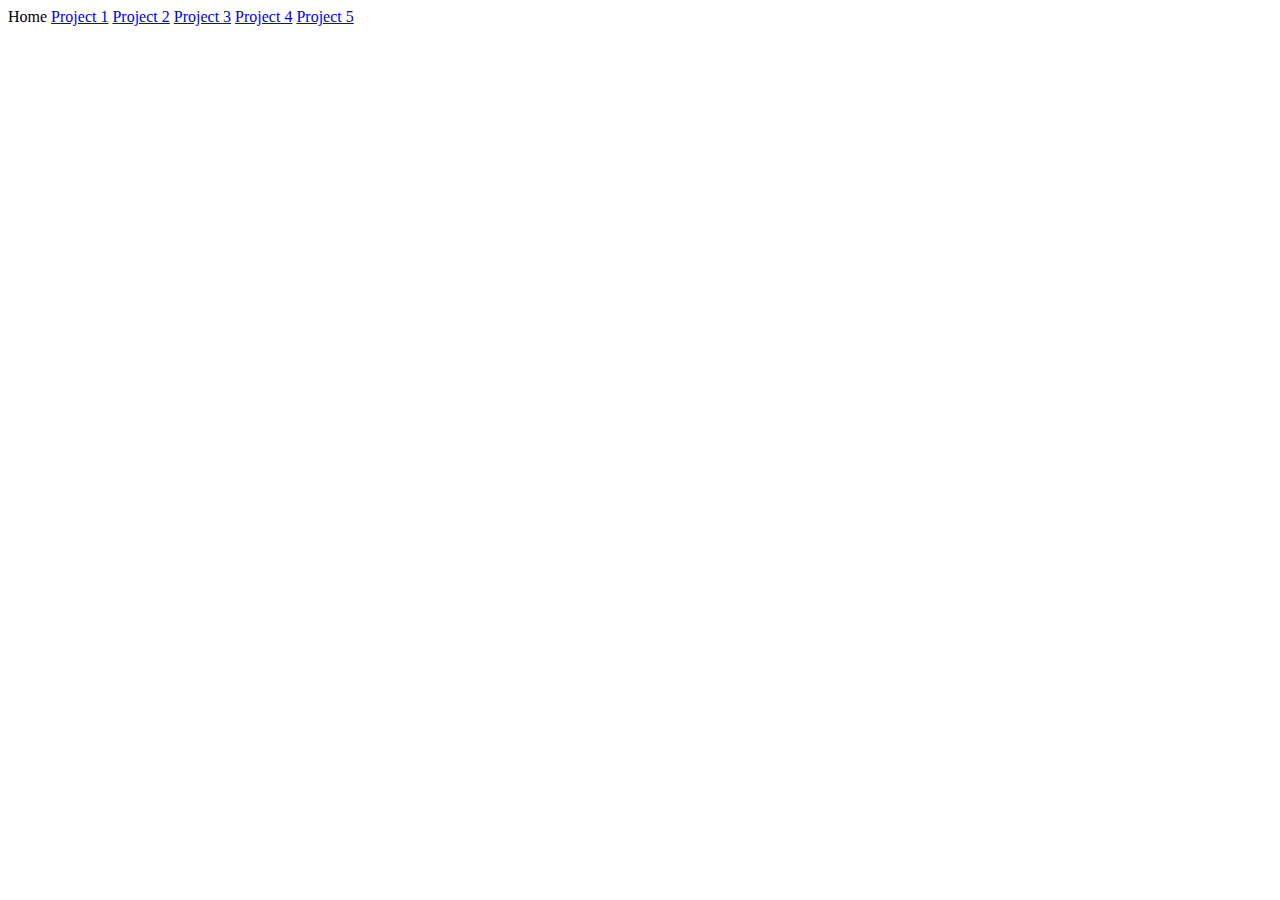
<file: index.html>
<!DOCTYPE html>
<html lang="en">
<head>
  <meta charset="UTF-8">
  <meta http-equiv="X-UA-Compatible" content="IE=edge">
  <meta name="viewport" content="width=device-width, initial-scale=1.0">
  <title>50JSProjects</title>
</head>
<body>
  Home
  <a href="/1.LudoGame/index.html">Project 1</a>
  <a href="/2.BankistApp/index.html">Project 2</a>
  <a href="/">Project 3</a>
  <a href="/">Project 4</a>
  <a href="/">Project 5</a>
</body>
</html>
</file>
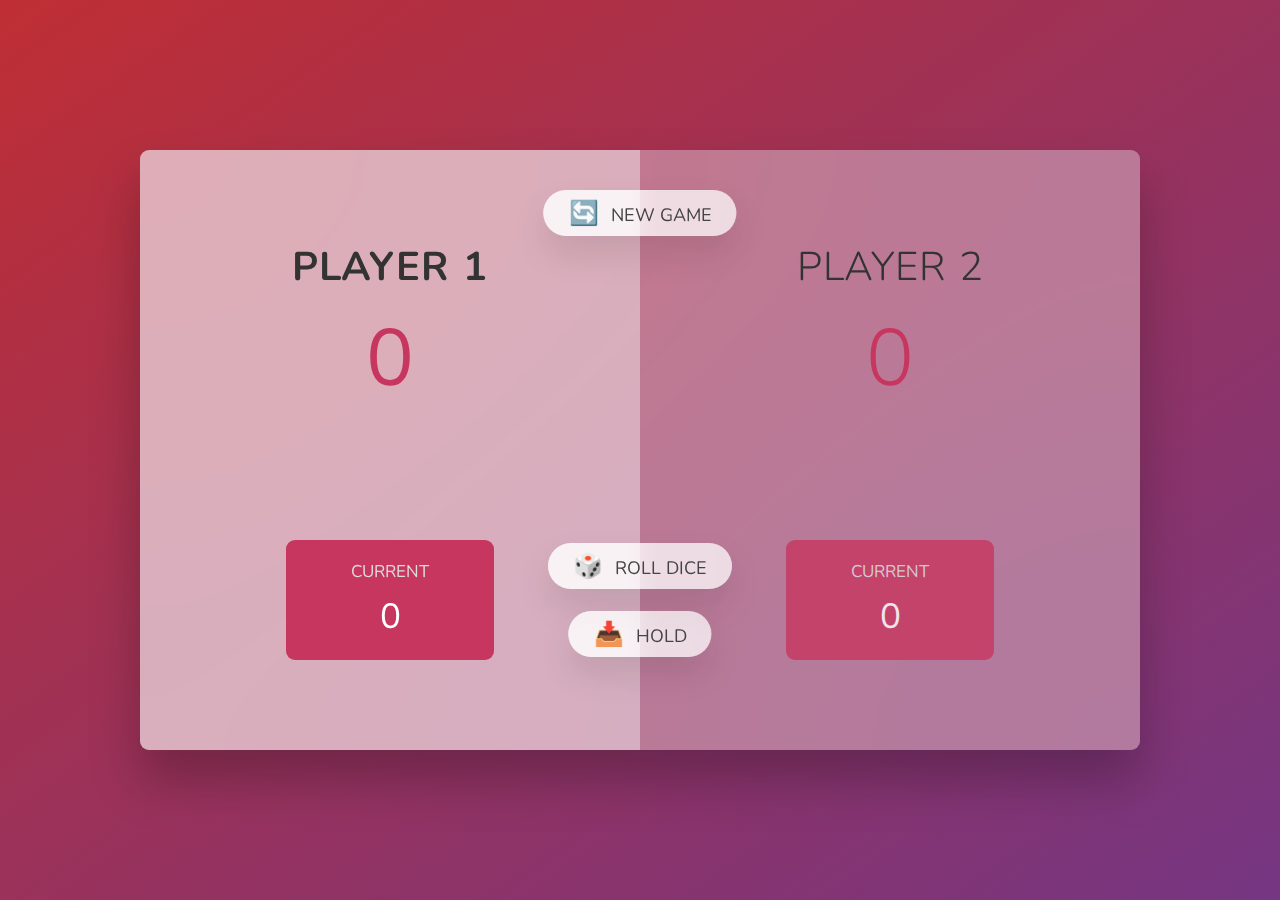
<file: 1.LudoGame/index.html>
<!DOCTYPE html>
<html lang="en">
  <head>
    <meta charset="UTF-8" />
    <meta name="viewport" content="width=device-width, initial-scale=1.0" />
    <meta http-equiv="X-UA-Compatible" content="ie=edge" />
    <link rel="stylesheet" href="style.css" />
    <title>Pig Game</title>
  </head>
  <body>
    <main>
      <section class="player player--0 player--active">
        <h2 class="name" id="name--0">Player 1</h2>
        <p class="score" id="score--0">43</p>
        <div class="current">
          <p class="current-label">Current</p>
          <p class="current-score" id="current--0">0</p>
        </div>
      </section>
      <section class="player player--1">
        <h2 class="name" id="name--1">Player 2</h2>
        <p class="score" id="score--1">24</p>
        <div class="current">
          <p class="current-label">Current</p>
          <p class="current-score" id="current--1">0</p>
        </div>
      </section>

      <img src="./img/dice-5.png" alt="Playing dice" class="dice" />
      <button class="btn btn--new">🔄 New game</button>
      <button class="btn btn--roll">🎲 Roll dice</button>
      <button class="btn btn--hold">📥 Hold</button>
    </main>
    <script src="/1.LudoGame/script.js"></script>
  </body>
</html>
</file>
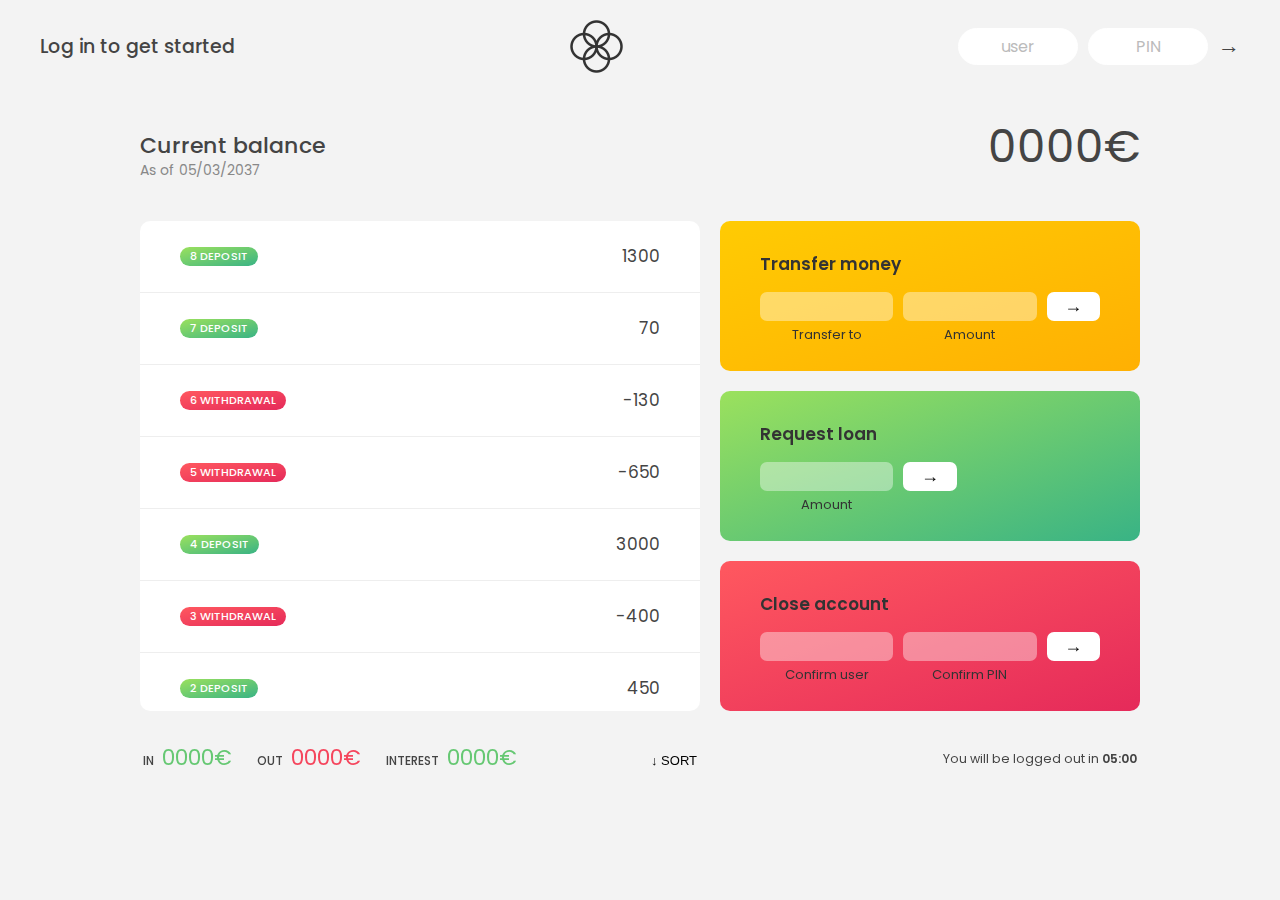
<file: 2.BankistApp/index.html>
<!DOCTYPE html>
<html lang="en">
  <head>
    <meta charset="UTF-8" />
    <meta name="viewport" content="width=device-width, initial-scale=1.0" />
    <meta http-equiv="X-UA-Compatible" content="ie=edge" />
    <link rel="shortcut icon" type="image/png" href="/icon.png" />

    <link
      href="https://fonts.googleapis.com/css?family=Poppins:400,500,600&display=swap"
      rel="stylesheet"
    />

    <link rel="stylesheet" href="style.css" />
    <title>Bankist</title>
  </head>
  <body>
    <!-- TOP NAVIGATION -->
    <nav>
      <p class="welcome">Log in to get started</p>
      <img src="logo.png" alt="Logo" class="logo" />
      <form class="login">
        <input
          type="text"
          placeholder="user"
          class="login__input login__input--user"
        />
        <!-- In practice, use type="password" -->
        <input
          type="text"
          placeholder="PIN"
          maxlength="4"
          class="login__input login__input--pin"
        />
        <button type="button" class="login__btn">&rarr;</button>
      </form>
    </nav>

    <main class="app">
      <!-- BALANCE -->
      <div class="balance">
        <div>
          <p class="balance__label">Current balance</p>
          <p class="balance__date">
            As of <span class="date">05/03/2037</span>
          </p>
        </div>
        <p class="balance__value">0000€</p>
      </div>

      <!-- MOVEMENTS -->
      <div class="movements">
        <div class="movements__row">
          <div class="movements__type movements__type--deposit">2 deposit</div>
          <div class="movements__date">3 days ago</div>
          <div class="movements__value">4 000€</div>
        </div>
        <div class="movements__row">
          <div class="movements__type movements__type--withdrawal">
            1 withdrawal
          </div>
          <div class="movements__date">24/01/2037</div>
          <div class="movements__value">-378€</div>
        </div>
      </div>

      <!-- SUMMARY -->
      <div class="summary">
        <p class="summary__label">In</p>
        <p class="summary__value summary__value--in">0000€</p>
        <p class="summary__label">Out</p>
        <p class="summary__value summary__value--out">0000€</p>
        <p class="summary__label">Interest</p>
        <p class="summary__value summary__value--interest">0000€</p>
        <button class="btn--sort">&downarrow; SORT</button>
      </div>

      <!-- OPERATION: TRANSFERS -->
      <div class="operation operation--transfer">
        <h2>Transfer money</h2>
        <form class="form form--transfer">
          <input type="text" class="form__input form__input--to" />
          <input type="number" class="form__input form__input--amount" />
          <button class="form__btn form__btn--transfer">&rarr;</button>
          <label class="form__label">Transfer to</label>
          <label class="form__label">Amount</label>
        </form>
      </div>

      <!-- OPERATION: LOAN -->
      <div class="operation operation--loan">
        <h2>Request loan</h2>
        <form class="form form--loan">
          <input type="number" class="form__input form__input--loan-amount" />
          <button class="form__btn form__btn--loan">&rarr;</button>
          <label class="form__label form__label--loan">Amount</label>
        </form>
      </div>

      <!-- OPERATION: CLOSE -->
      <div class="operation operation--close">
        <h2>Close account</h2>
        <form class="form form--close">
          <input type="text" class="form__input form__input--user" />
          <input
            type="password"
            maxlength="6"
            class="form__input form__input--pin"
          />
          <button class="form__btn form__btn--close">&rarr;</button>
          <label class="form__label">Confirm user</label>
          <label class="form__label">Confirm PIN</label>
        </form>
      </div>

      <!-- LOGOUT TIMER -->
      <p class="logout-timer">
        You will be logged out in <span class="timer">05:00</span>
      </p>
    </main>

    <!-- <footer>
      &copy; by Jonas Schmedtmann. Don't claim as your own :)
    </footer> -->

    <script src="script.js"></script>
  </body>
</html>
</file>
<file: 1.LudoGame/style.css>
@import url('https://fonts.googleapis.com/css2?family=Nunito&display=swap');

* {
  margin: 0;
  padding: 0;
  box-sizing: inherit;
}

html {
  font-size: 62.5%;
  box-sizing: border-box;
}

body {
  font-family: 'Nunito', sans-serif;
  font-weight: 400;
  height: 100vh;
  color: #333;
  background-image: linear-gradient(to top left, #753682 0%, #bf2e34 100%);
  display: flex;
  align-items: center;
  justify-content: center;
}

/* LAYOUT */
main {
  position: relative;
  width: 100rem;
  height: 60rem;
  background-color: rgba(255, 255, 255, 0.35);
  backdrop-filter: blur(200px);
  filter: blur();
  box-shadow: 0 3rem 5rem rgba(0, 0, 0, 0.25);
  border-radius: 9px;
  overflow: hidden;
  display: flex;
}

.player {
  flex: 50%;
  padding: 9rem;
  display: flex;
  flex-direction: column;
  align-items: center;
  transition: all 0.75s;
}

/* ELEMENTS */
.name {
  position: relative;
  font-size: 4rem;
  text-transform: uppercase;
  letter-spacing: 1px;
  word-spacing: 2px;
  font-weight: 300;
  margin-bottom: 1rem;
}

.score {
  font-size: 8rem;
  font-weight: 300;
  color: #c7365f;
  margin-bottom: auto;
}

.player--active {
  background-color: rgba(255, 255, 255, 0.4);
}
.player--active .name {
  font-weight: 700;
}
.player--active .score {
  font-weight: 400;
}

.player--active .current {
  opacity: 1;
}

.current {
  background-color: #c7365f;
  opacity: 0.8;
  border-radius: 9px;
  color: #fff;
  width: 65%;
  padding: 2rem;
  text-align: center;
  transition: all 0.75s;
}

.current-label {
  text-transform: uppercase;
  margin-bottom: 1rem;
  font-size: 1.7rem;
  color: #ddd;
}

.current-score {
  font-size: 3.5rem;
}

/* ABSOLUTE POSITIONED ELEMENTS */
.btn {
  cursor: pointer;
  position: absolute;
  left: 50%;
  transform: translateX(-50%);
  color: #444;
  background: none;
  border: none;
  font-family: inherit;
  font-size: 1.8rem;
  text-transform: uppercase;
  
  font-weight: 400;
  transition: all 0.2s;

  background-color: white;
  background-color: rgba(255, 255, 255, 0.6);
  backdrop-filter: blur(10px);

  padding: 0.7rem 2.5rem;
  border-radius: 50rem;
  box-shadow: 0 1.75rem 3.5rem rgba(0, 0, 0, 0.1);
}

.btn::first-letter {
  font-size: 2.4rem;
  display: inline-block;
  margin-right: 0.7rem;
}

.btn--new {
  top: 4rem;
}
.btn--roll {
  top: 39.3rem;
}
.btn--hold {
  top: 46.1rem;
}

.btn:active {
  transform: translate(-50%, 3px);
  box-shadow: 0 1rem 2rem rgba(0, 0, 0, 0.15);
}

.btn:focus {
  outline: none;
}

.dice {
  position: absolute;
  left: 50%;
  top: 16.5rem;
  transform: translateX(-50%);
  height: 10rem;
  box-shadow: 0 2rem 5rem rgba(0, 0, 0, 0.2);
}

.player--winner {
  background-color: #2f2f2f;
}

.player--winner .name {
  font-weight: 700;
  color: #c7365f;
}

.hidden {
  display: none;
}
</file>
<file: 2.BankistApp/style.css>
/*
 * Use this CSS to learn some intersting techniques,
 * in case you're wondering how I built the UI.
 * Have fun! 😁
 */

* {
  margin: 0;
  padding: 0;
  box-sizing: inherit;
}

html {
  font-size: 62.5%;
  box-sizing: border-box;
}

body {
  font-family: "Poppins", sans-serif;
  color: #444;
  background-color: #f3f3f3;
  height: 100vh;
  padding: 2rem;
}

nav {
  display: flex;
  justify-content: space-between;
  align-items: center;
  padding: 0 2rem;
}

.welcome {
  font-size: 1.9rem;
  font-weight: 500;
}

.logo {
  height: 5.25rem;
}

.login {
  display: flex;
}

.login__input {
  border: none;
  padding: 0.5rem 2rem;
  font-size: 1.6rem;
  font-family: inherit;
  text-align: center;
  width: 12rem;
  border-radius: 10rem;
  margin-right: 1rem;
  color: inherit;
  border: 1px solid #fff;
  transition: all 0.3s;
}

.login__input:focus {
  outline: none;
  border: 1px solid #ccc;
}

.login__input::placeholder {
  color: #bbb;
}

.login__btn {
  border: none;
  background: none;
  font-size: 2.2rem;
  color: inherit;
  cursor: pointer;
  transition: all 0.3s;
}

.login__btn:hover,
.login__btn:focus,
.btn--sort:hover,
.btn--sort:focus {
  outline: none;
  color: #777;
}

/* MAIN */
.app {
  position: relative;
  max-width: 100rem;
  margin: 4rem auto;
  display: grid;
  grid-template-columns: 4fr 3fr;
  grid-template-rows: auto repeat(3, 15rem) auto;
  gap: 2rem;

  /* NOTE This creates the fade in/out anumation */
  opacity: 1;
  transition: all 1s;
}

.balance {
  grid-column: 1 / span 2;
  display: flex;
  align-items: flex-end;
  justify-content: space-between;
  margin-bottom: 2rem;
}

.balance__label {
  font-size: 2.2rem;
  font-weight: 500;
  margin-bottom: -0.2rem;
}

.balance__date {
  font-size: 1.4rem;
  color: #888;
}

.balance__value {
  font-size: 4.5rem;
  font-weight: 400;
}

/* MOVEMENTS */
.movements {
  grid-row: 2 / span 3;
  background-color: #fff;
  border-radius: 1rem;
  overflow: scroll;
}

.movements__row {
  padding: 2.25rem 4rem;
  display: flex;
  align-items: center;
  border-bottom: 1px solid #eee;
}

.movements__type {
  font-size: 1.1rem;
  text-transform: uppercase;
  font-weight: 500;
  color: #fff;
  padding: 0.1rem 1rem;
  border-radius: 10rem;
  margin-right: 2rem;
}

.movements__date {
  font-size: 1.1rem;
  text-transform: uppercase;
  font-weight: 500;
  color: #666;
}

.movements__type--deposit {
  background-image: linear-gradient(to top left, #39b385, #9be15d);
}

.movements__type--withdrawal {
  background-image: linear-gradient(to top left, #e52a5a, #ff585f);
}

.movements__value {
  font-size: 1.7rem;
  margin-left: auto;
}

/* SUMMARY */
.summary {
  grid-row: 5 / 6;
  display: flex;
  align-items: baseline;
  padding: 0 0.3rem;
  margin-top: 1rem;
}

.summary__label {
  font-size: 1.2rem;
  font-weight: 500;
  text-transform: uppercase;
  margin-right: 0.8rem;
}

.summary__value {
  font-size: 2.2rem;
  margin-right: 2.5rem;
}

.summary__value--in,
.summary__value--interest {
  color: #66c873;
}

.summary__value--out {
  color: #f5465d;
}

.btn--sort {
  margin-left: auto;
  border: none;
  background: none;
  font-size: 1.3rem;
  font-weight: 500;
  cursor: pointer;
}

/* OPERATIONS */
.operation {
  border-radius: 1rem;
  padding: 3rem 4rem;
  color: #333;
}

.operation--transfer {
  background-image: linear-gradient(to top left, #ffb003, #ffcb03);
}

.operation--loan {
  background-image: linear-gradient(to top left, #39b385, #9be15d);
}

.operation--close {
  background-image: linear-gradient(to top left, #e52a5a, #ff585f);
}

h2 {
  margin-bottom: 1.5rem;
  font-size: 1.7rem;
  font-weight: 600;
  color: #333;
}

.form {
  display: grid;
  grid-template-columns: 2.5fr 2.5fr 1fr;
  grid-template-rows: auto auto;
  gap: 0.4rem 1rem;
}

/* Exceptions for interst */
.form.form--loan {
  grid-template-columns: 2.5fr 1fr 2.5fr;
}
.form__label--loan {
  grid-row: 2;
}
/* End exceptions */

.form__input {
  width: 100%;
  border: none;
  background-color: rgba(255, 255, 255, 0.4);
  font-family: inherit;
  font-size: 1.5rem;
  text-align: center;
  color: #333;
  padding: 0.3rem 1rem;
  border-radius: 0.7rem;
  transition: all 0.3s;
}

.form__input:focus {
  outline: none;
  background-color: rgba(255, 255, 255, 0.6);
}

.form__label {
  font-size: 1.3rem;
  text-align: center;
}

.form__btn {
  border: none;
  border-radius: 0.7rem;
  font-size: 1.8rem;
  background-color: #fff;
  cursor: pointer;
  transition: all 0.3s;
}

.form__btn:focus {
  outline: none;
  background-color: rgba(255, 255, 255, 0.8);
}

.logout-timer {
  padding: 0 0.3rem;
  margin-top: 1.9rem;
  text-align: right;
  font-size: 1.25rem;
}

.timer {
  font-weight: 600;
}

/* .hide {
  display: none;
} */
</file>
